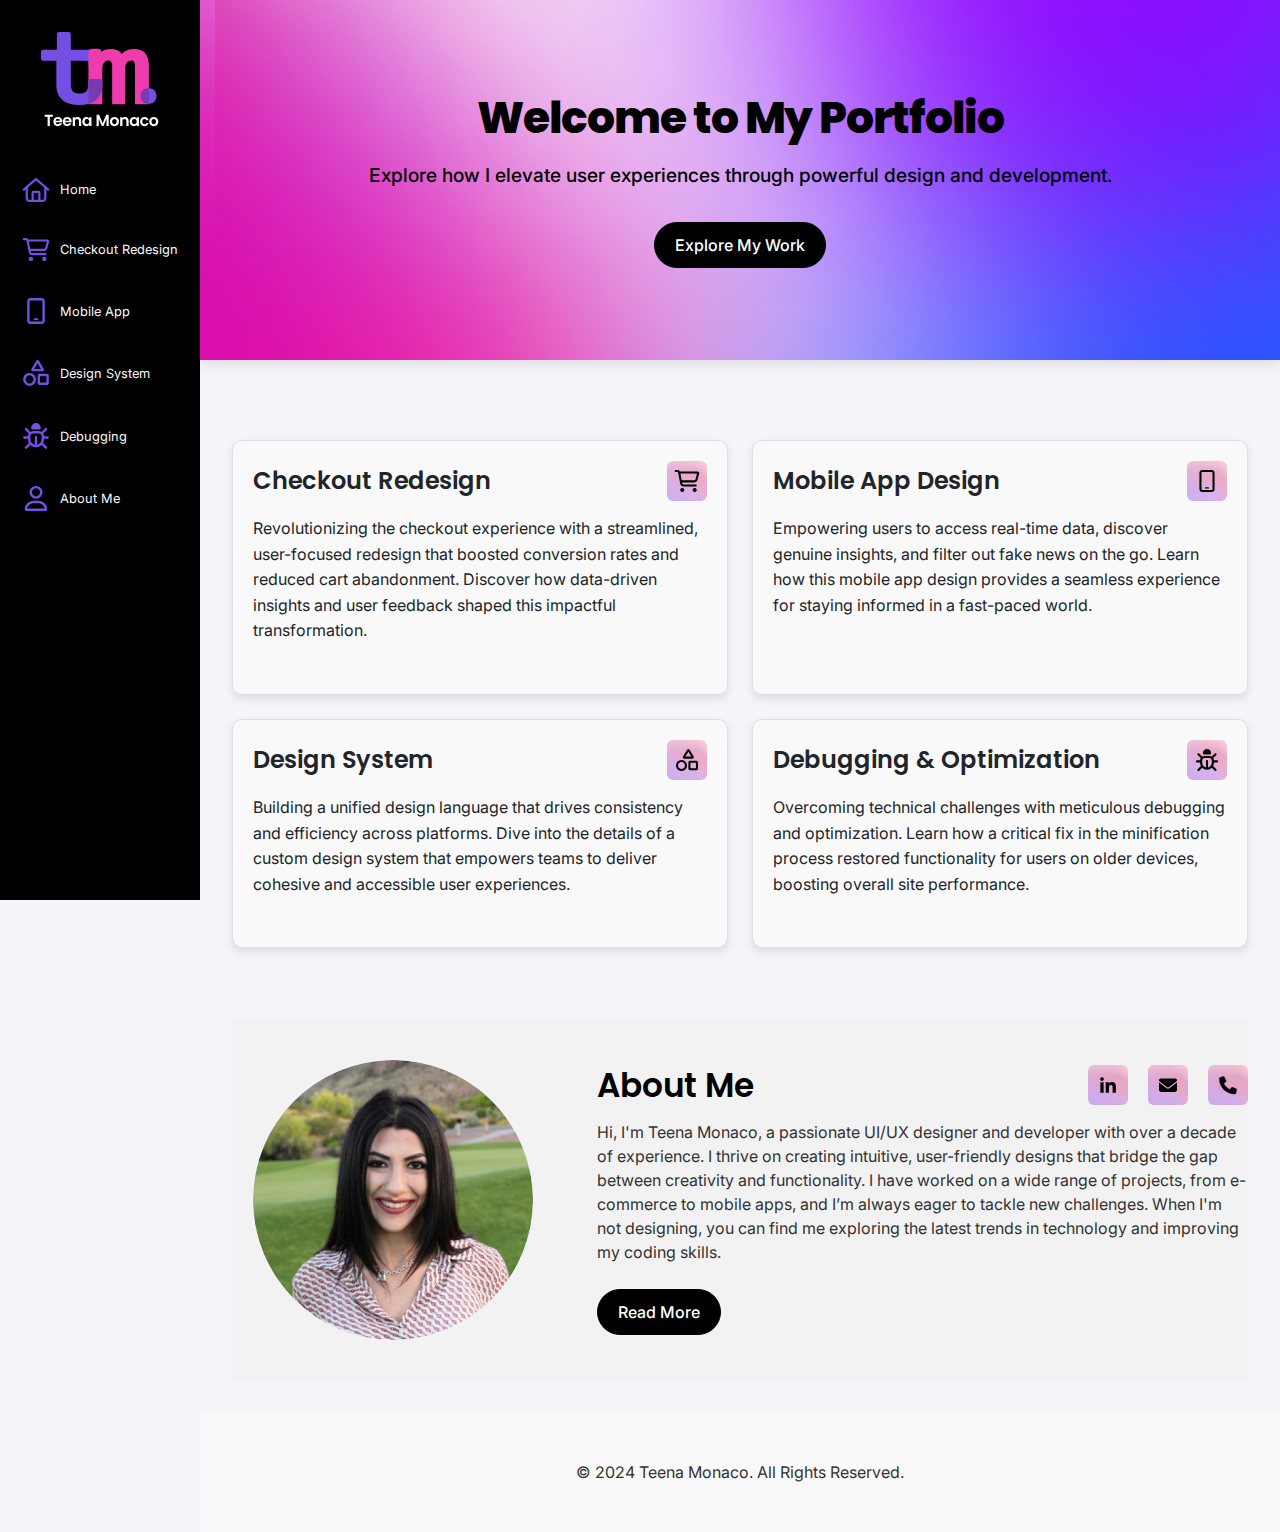
<file: index.html>
<!DOCTYPE html>
<html lang="en">

<head>
    <meta charset="UTF-8">
    <meta name="viewport" content="width=device-width, initial-scale=1.0">
    <title>Portfolio Dashboard</title>

    <!-- Bootstrap CSS -->
    <link href="https://cdn.jsdelivr.net/npm/bootstrap@5.3.1/dist/css/bootstrap.min.css" rel="stylesheet">

    <!-- Font Awesome -->
    <link href="https://cdnjs.cloudflare.com/ajax/libs/font-awesome/6.4.0/css/all.min.css" rel="stylesheet">

    <!-- Fonts -->
    <link href="https://fonts.googleapis.com/css2?family=Poppins:ital,wght@0,100;0,200;0,300;0,400;0,500;0,600;0,700;0,800;0,900;1,100;1,200;1,300;1,400;1,500;1,600;1,700;1,800;1,900&display=swap" rel="stylesheet">


    <link href="https://fonts.googleapis.com/css2?family=Inter:wght@100;400;700&amp;display=swap" rel="stylesheet">

    <!-- Custom Styles -->
    <link rel="stylesheet" href="/styles/styles.css">
</head>

<body>
   
   
    <div id="side-nav-container"></div>


    <!-- Hero Section -->
    <header class="hero">
        <div class="hero-content">
            <h1>Welcome to My Portfolio</h1>
            <p>Explore how I elevate user experiences through powerful design and development.</p>
            <a href="#projects" class="btn btn-primary">Explore My Work</a>
        </div>
    </header>

    <!-- Projects Section -->
    <main class="container mt-5 cards-container" id="projects">
        <div class="row">
            <!-- Link to Checkout Redesign Case Study -->
            <div class="col-md-6 mb-4">
                <a href="/projects/checkout-redesign.html" class="text-decoration-none">
                    <div class="card project-card h-100" id="project1">
                        <div >
                            <div class="card-row">
                                <h2 class="card-title">Checkout Redesign</h2>
                                <img src="/images/checkout-2.svg" width="40px" style="    margin-bottom: 15px;">
                            </div>
                            <p>Revolutionizing the checkout experience with a streamlined, user-focused redesign that boosted conversion rates and reduced cart abandonment. Discover how data-driven insights and user feedback shaped this impactful transformation.</p>
                        </div>
                    </div>
                </a>
            </div>

            <div class="col-md-6 mb-4">
                <a href="/projects/mobile-app-design.html" class="text-decoration-none">
                <div class="card project-card h-100" id="project2">
                    <div >
                        <div class="card-row">
                            <h2 class="card-title">Mobile App Design</h2>
                            <img src="/images/mobile-app-2.svg" width="40px" style="margin-bottom: 15px;">
                        </div>
                        <p>Empowering users to access real-time data, discover genuine insights, and filter out fake news on the go. Learn how this mobile app design provides a seamless experience for staying informed in a fast-paced world.</p>
                    </div>
                </div>
                </a>
            </div>
            <div class="col-md-6 mb-4">
                <a href="/projects/design-system-documentation.html" class="text-decoration-none">
                <div class="card project-card h-100" id="designSystem">
                    <div >
                        <div class="card-row">
                            <h2 class="card-title">Design System</h2>
                            <img src="/images/design-system-2.svg" width="40px" style="margin-bottom: 15px;">
                        </div>
                        <p>Building a unified design language that drives consistency and efficiency across platforms. Dive into the details of a custom design system that empowers teams to deliver cohesive and accessible user experiences.</p>
                    </div>
                </div>
                </a>
            </div>
            <div class="col-md-6 mb-4">
                <a href="/projects/debugging-minify-script.html" class="text-decoration-none">
                <div class="card project-card h-100" id="project3">
                    <div >
                        <div class="card-row">
                            <h2 class="card-title">Debugging & Optimization</h2>
                            <img src="/images/debug-2.svg" width="40px" style="margin-bottom: 15px;">
                        </div>
                    
                        <p>Overcoming technical challenges with meticulous debugging and optimization. Learn how a critical fix in the minification process restored functionality for users on older devices, boosting overall site performance.</p>
                    </div>
                </div>
                </a>
            </div>
        </div>
        <!-- About Me Section -->
<section class="about-me container mt-5" id="about">
    <div class="row align-items-center">
        <!-- Image Column -->
        <div class="col-md-4 text-center">
            <img src="/images/about-me.png" alt="Teena Monaco" class="img-fluid rounded-circle">
        </div>
        <!-- Text Column -->
        <div class="col-md-8">
            <div class="card-row">
                <h2 class="about-me-title">About Me</h2>
            <div class="contact-icons">
                <a href="https://linkedin.com/in/teemonaco" target="_blank" class="contact-icon">
                    <img src="/images/linkedin.svg" style="margin-bottom: 15px;">
                </a>
            
                <a href="mailto:teemonaco@gmail.com" class="contact-icon">
                    <img src="/images/email.svg" style="margin-bottom: 15px;">
                </a>
            
                <a href="tel:+9145273509" class="contact-icon">
                    <img src="/images/phone.svg" style="margin-bottom: 15px;">
                </a>
            </div>
        </div>
            <p class="about-me-text">
                Hi, I'm Teena Monaco, a passionate UI/UX designer and developer with over a decade of experience. I thrive on creating intuitive, user-friendly designs that bridge the gap between creativity and functionality. I have worked on a wide range of projects, from e-commerce to mobile apps, and I’m always eager to tackle new challenges. When I'm not designing, you can find me exploring the latest trends in technology and improving my coding skills.
            </p>
            <a href="/about.html" class="btn btn-primary">Read More</a>
            
        </div>
    </div>
</section>

    </main>
    <footer class="footer">
        <div class="container text-center">
            <p class="mt-3">© 2024 Teena Monaco. All Rights Reserved.</p>
        </div>
    </footer>
    <!-- Bootstrap JS and dependencies -->
    <script src="https://cdn.jsdelivr.net/npm/bootstrap@5.3.1/dist/js/bootstrap.bundle.min.js"></script>
    <!-- Custom JS -->
    <script src="/scripts/script.js"></script>
   <!-- JavaScript to Load Side Navigation -->
   <script>
    fetch('side-nav.html')
        .then(response => response.text())
        .then(data => {
            document.getElementById('side-nav-container').innerHTML = data;
        })
        .catch(error => console.error('Error loading side navigation:', error));
</script>
</body>

</html>
</file>
<file: styles/styles.css>
/* General Reset and Typography */
* {
    margin: 0;
    padding: 0;
    box-sizing: border-box;
}

body {
    font-family: "Inter", sans-serif;
    background-color: #f4f4f9;
    color: #333;
    overflow-x: hidden; /* Prevent horizontal overflow */
}

/* Side Navigation */
#sideNav {
    position: fixed;
    width: 200px;
    top: 0;
    bottom: 0;
    background-color: #000;
    padding-top: 2rem;
    display: flex;
    flex-direction: column;
    align-items: center;
    justify-content: flex-start;
}


#sideNav .nav-link {
    color: white;
    font-size: .8rem;
    font-weight: 400;
    display: flex;
    align-items: center;
    justify-content: flex-start;
    margin-bottom: 1rem;
    width: 100%;
    padding: 10px 20px;
    text-align: left;
    transition: background-color 0.3s ease;
}

#sideNav .nav-link i {
    margin-right: 15px;
    width: 24px;
    height: 24px;
    font-size: 1.5rem;
}

#sideNav .nav-link:hover {
    background-color: #5d43cd73; /* Highlight color on hover */
}

/* Hero Section */
.hero {
    height: 40vh;
    background-image: url('/images/hero.jpg');
    background-size: cover;
    background-position: center;
    background-repeat: no-repeat;
    color: #343a40;
    display: flex;
    align-items: center;
    justify-content: center;
    text-align: center;
    padding: 40px;
    margin-left: 200px;
    box-shadow: 0 4px 12px rgba(0, 0, 0, 0.1);
}

.hero h1 {
    font-size: 2.75rem;
    margin-bottom: 1rem;
    font-family: "Poppins", sans-serif;
    font-weight: 800;
    font-style: normal;
    color: #000;
    letter-spacing: -1px;
}

.hero p {
    font-size: 1.2rem;
    color: #000;
font-weight: 500;
    margin-bottom: 2rem;
}

/* Hero Section */
.hero-section {
    background: linear-gradient(135deg, #9b59b6, #e74c3c);
    color: white;
    text-align: center;
    padding: 100px 20px;
}

.hero-section h1 {
    font-size: 2.5rem;
    line-height: 1.3;
    margin-bottom: 20px;
    text-shadow: 1px 1px 4px rgba(0, 0, 0, 0.3);
}

.hero-section p {
    font-size: 1.25rem;
    line-height: 1.6;
    max-width: 800px;
    margin: 0 auto 40px auto;
}

.hero-section .cta-button {
    background-color: #5D43CD;
    color: white;
    padding: 15px 30px;
    border-radius: 25px;
    font-size: 1rem;
    font-weight: bold;
    text-decoration: none;
    transition: all 0.3s ease;
}

.hero-section .cta-button:hover {
    background-color: #4433A2;
    box-shadow: 0px 5px 15px rgba(0, 0, 0, 0.2); /* Subtle shadow on hover */
    transform: scale(1.05); /* Slight scale effect on hover */
}


/* Project Cards */
.card {
    background-color: #ffffff;
    border: 1px solid #E0E0E0;
    border-radius: 8px;
    box-shadow: 0 4px 8px rgba(0, 0, 0, 0.1);
    transition: transform 0.3s ease, box-shadow 0.3s ease;
}

.card:hover {
    transform: translateY(-5px);
    box-shadow: 0 8px 16px rgba(0, 0, 0, 0.15);
}

h2 {
    font-size: calc(1.325rem + .9vw);
    margin-bottom: 15px;
    color: #000;
    font-family: "Poppins", sans-serif;
    font-weight: 600;
    font-style: normal;
}

h4 {
    font-size: calc(1.275rem + .3vw);
    margin-bottom: 15px;
    color: #000;
    font-family: "Poppins", sans-serif;
    font-weight: 600;
    font-style: normal;
}

.card-text {
    color: #6c757d;
}

.row > .col-md-6 {
    margin-bottom: 30px;
}



#sideNav .logo {
    margin-bottom: 2rem;
}

/* Button Styles */
.btn-primary {
    background-color: #000 !important;
    border-color: #000 !important;
    color: #ffffff !important;
    border-radius: 40px;
    padding: 10px 20px;
    font-weight: 500;
}

.btn-primary:hover {
    background-color: #ffffff59 !important;
    color: #000 !important;
}

.btn-outline-primary {
    color: #5D43CD !important;
    border-color: #5D43CD !important;
}

.btn-outline-primary:hover {
    background-color: #29138a !important;
    color: #ffffff !important;
}

    /* Main Container Adjustments */
    header, main, footer {
        margin-left: 200px!important;
        padding: 2rem!important;
        max-width: calc(100% - 200px)!important;
    }

 
    .card-row {
        display: flex;
        flex-direction: row;
        justify-content: space-between;
        align-items: center;
    }

  /* Container for Cards */
.cards-container {
    display: flex;
    flex-wrap: wrap;
    justify-content: space-between;
}

/* Project Card */
.project-card {
    background-color: #f9f9f9;
    border-radius: 10px;
    box-shadow: 0 4px 10px rgba(0, 0, 0, 0.1);
    border: 1px solid #e0e0e0;
    transition: all 0.3s ease;
    padding: 20px;
    margin-bottom: 30px;
    display: flex;
    flex-direction: column;
    height: 100%; /* Ensures the card takes up the full height of its container */
}

/* Project Card Content */
.project-card .card-body {
    flex-grow: 1; /* Makes the card body take up as much space as possible */
}

.project-card h2 {
    font-size: 1.5rem;
    margin-bottom: 15px;
}

.project-card p {
    font-size: 1rem;
    line-height: 1.6;
    margin-bottom: auto;
}

/* Project Card Hover Effect */
.project-card:hover {
    transform: translateY(-5px);
    box-shadow: 0 8px 20px rgba(0, 0, 0, 0.15);
}



.project-card .read-more {
    display: inline-block;
    color: #5D43CD;
    text-decoration: none;
    font-weight: bold;
    transition: color 0.3s ease;
}

.project-card .read-more:hover {
    color: #4433A2;
}



/* About Me Section Spacing */
.about-me .col-md-8 {
    padding-left: 30px;
}

.about-me p {
    text-align: left;
    margin-bottom: 25px;
}

/* Button Hover Effect */
.btn-primary:hover {
    background-color: #4433A2;
    box-shadow: 0 4px 10px rgba(0, 0, 0, 0.1); /* Adds a subtle shadow on hover */
}

/* Optional Background Color for About Me Section */
.about-me {
    background-color: #f2f2f2; /* Very light gray background to distinguish the section */
    padding: 40px 0; /* Adds some vertical padding */
}

/* Contact Icons */
.contact-icons {
    display: flex;
    align-items: center;
    justify-content: flex-start;
    gap: 20px;
}

.contact-icon {
    font-size: 1.5rem;
    color: #5D43CD;
    transition: color 0.3s ease;
}

.contact-icon:hover {
    color: #4433A2;
}


a.contact-icon {
text-decoration: none!important;
}

.footer {
    background-color: #f9f9f9;
    padding: 20px 0;
    color: #333;
}

/* Adjust for smaller devices */
@media (max-width: 768px) {
    #sideNav {
        width: 80px;
        padding-top: 1rem!important;
    }

    #sideNav .nav-link {
        flex-direction: column;
        font-size: 0.7rem;
        text-align: center;
        justify-content: center!important;
        box-sizing: border-box;
        padding: 6px;
    }

    #sideNav .nav-link img {
        margin-right: 0;
        margin-bottom: 5px;
        font-size: 1.5rem;
        width: 30px;
        height: 30px;
        justify-content: center!important;
        box-sizing: border-box;
        margin-right: 0px!important;
    }

    #sideNav .nav-link img.contact {
        margin-right: 0;
        margin-bottom: 5px;
        font-size: 1.5rem;
        width: 15px;
        height: 15px;
        justify-content: center!important;
        box-sizing: border-box;
        margin-right: 0px!important;
    }


    header, main, footer {
        margin-left: 80px!important;
        padding: 1.6rem;
        max-width: calc(100% - 80px)!important;
    }
    .img-fluid.rounded-circle {
        margin-bottom: 25px;
    }

/* Align logo and nav at the top */
#sideNav .logo img {
    max-width: 100px;
    height: auto;
    width: 100%;
    padding: 10px;
}

#projects.mt-5, .container.mt-5 {
    margin-top: 0rem!important;
}

#projects .row>* {
    padding-left: 0px!important;
    padding-right: 0px!important;
}

.hero {
    height: 55vh;

}

.project-card {
    padding: 20px!important;
    align-items: center!important;
    justify-content: center!important;
}

#about .btn.btn-primary {
    width: 100%!important;
}




}
</file>
